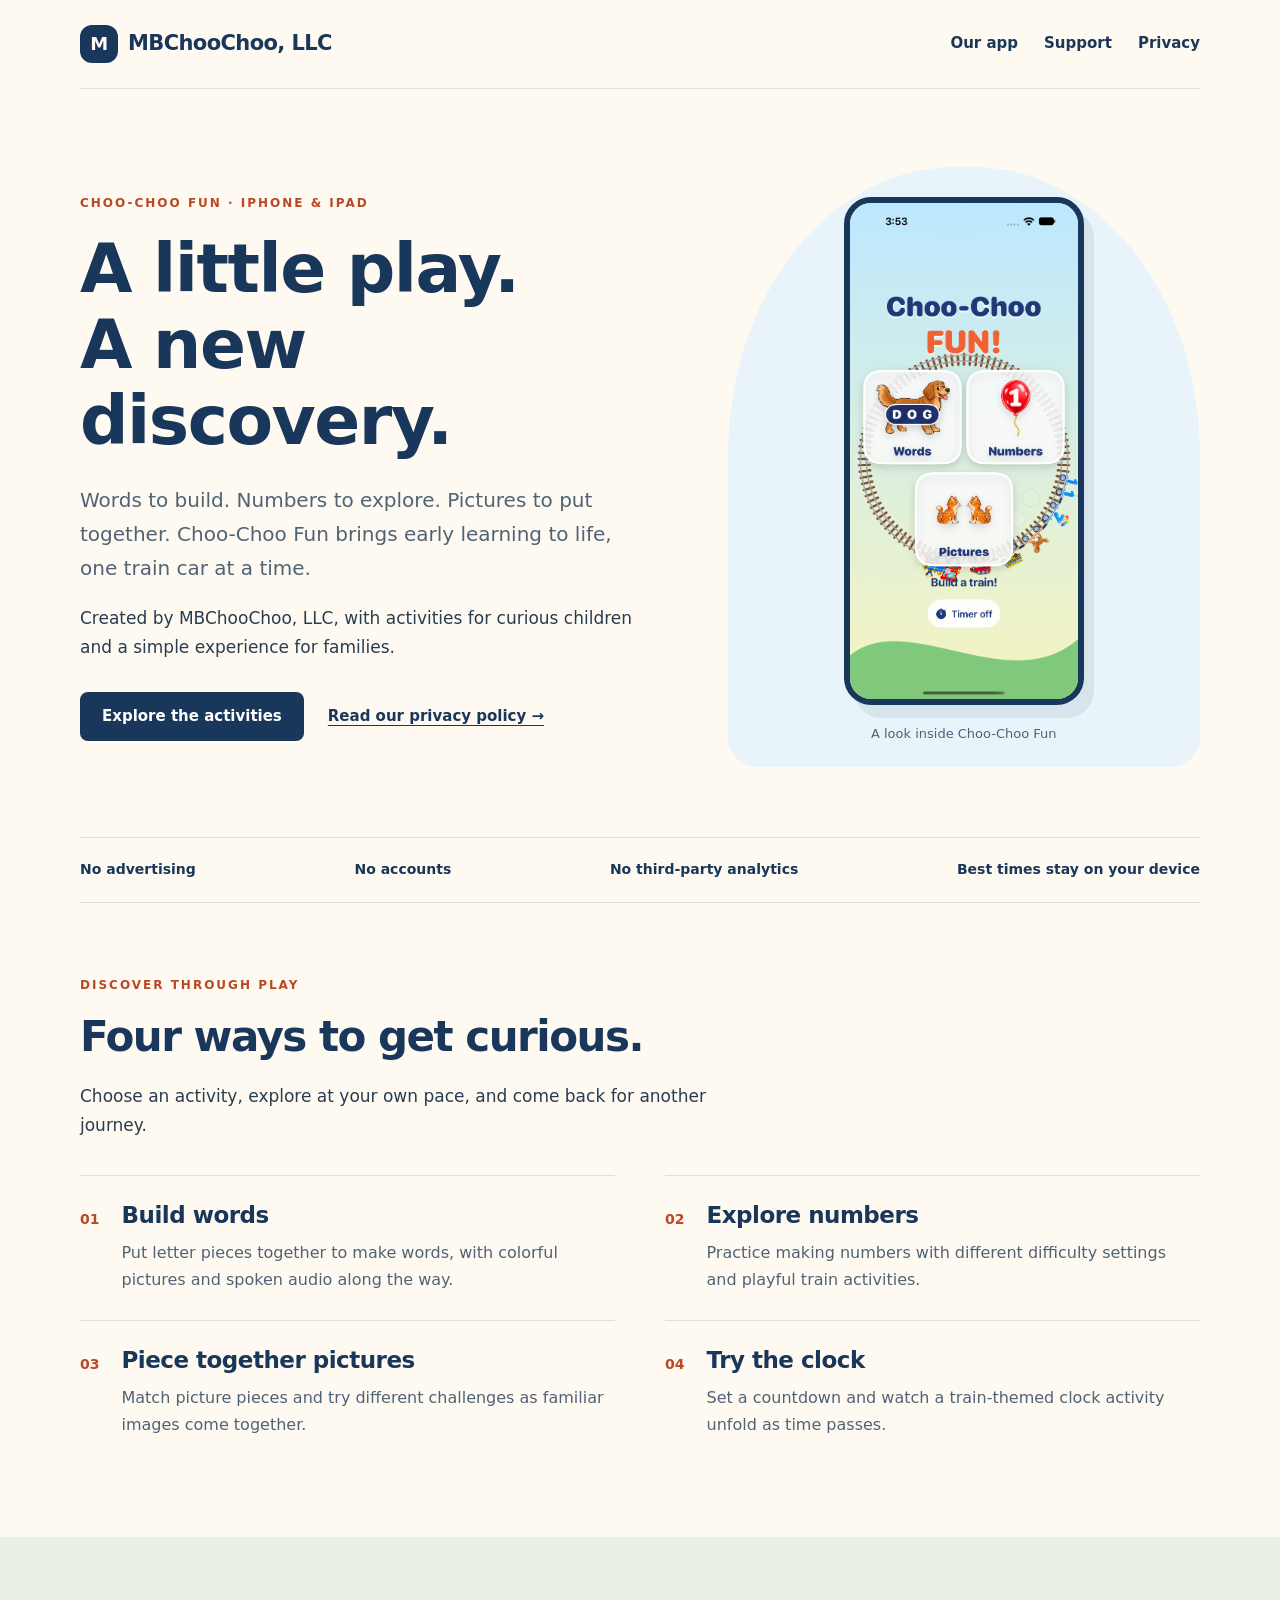
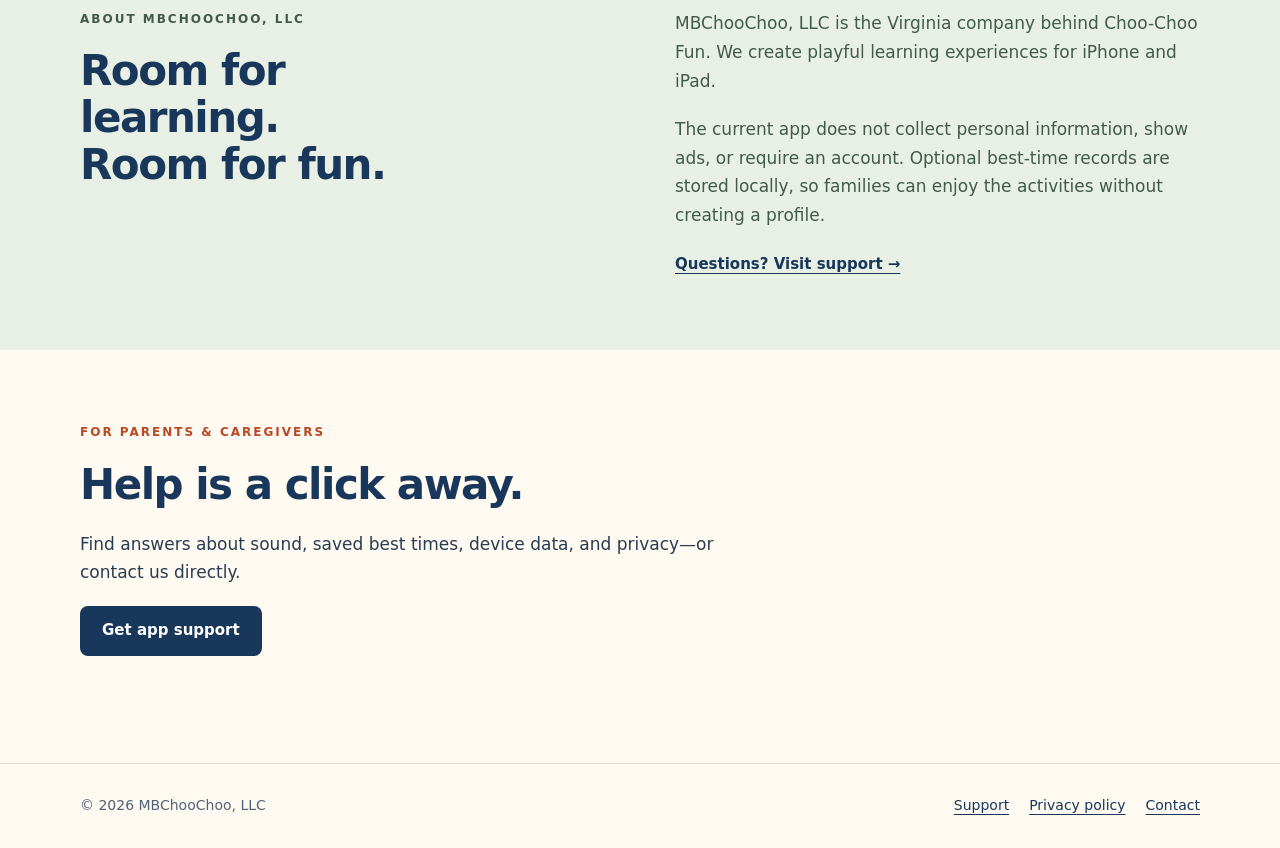
<file: index.html>
<!doctype html>
<html lang="en">
<head>
  <meta charset="utf-8"><meta name="viewport" content="width=device-width, initial-scale=1">
  <title>MBChooChoo, LLC · Choo-Choo Fun</title>
  <meta name="description" content="Meet Choo-Choo Fun, an iPhone and iPad learning app from MBChooChoo, LLC with word, number, picture, and clock activities.">
  <meta name="theme-color" content="#19375a"><link rel="stylesheet" href="styles.css">
</head>
<body>
<a class="skip" href="#main">Skip to content</a>
<header><div class="wrap"><a class="brand" href="./"><span class="brand-mark" aria-hidden="true">M</span>MBChooChoo, LLC</a><nav aria-label="Main navigation"><a href="#app">Our app</a><a href="support.html">Support</a><a href="privacy.html">Privacy</a></nav></div></header>
<main id="main">
  <section class="hero wrap" id="app">
    <div><p class="eyebrow">Choo-Choo Fun · iPhone &amp; iPad</p><h1>A little play.<br>A new discovery.</h1><p class="intro">Words to build. Numbers to explore. Pictures to put together. Choo-Choo Fun brings early learning to life, one train car at a time.</p><p>Created by MBChooChoo, LLC, with activities for curious children and a simple experience for families.</p><div class="actions"><a class="button" href="#activities">Explore the activities</a><a class="text-link" href="privacy.html">Read our privacy policy →</a></div></div>
    <div class="hero-art"><figure><img src="assets/app-preview.png" alt="Choo-Choo Fun app home screen with Words, Numbers, and Pictures activities" width="1206" height="2622"><figcaption>A look inside Choo-Choo Fun</figcaption></figure></div>
  </section>
  <div class="wrap strip" aria-label="App privacy features"><span>No advertising</span><span>No accounts</span><span>No third-party analytics</span><span>Best times stay on your device</span></div>
  <section class="section wrap" id="activities"><div class="section-top"><p class="eyebrow">Discover through play</p><h2>Four ways to get curious.</h2><p>Choose an activity, explore at your own pace, and come back for another journey.</p></div><div class="activities">
    <article class="activity"><span class="number" aria-hidden="true">01</span><div><h3>Build words</h3><p>Put letter pieces together to make words, with colorful pictures and spoken audio along the way.</p></div></article>
    <article class="activity"><span class="number" aria-hidden="true">02</span><div><h3>Explore numbers</h3><p>Practice making numbers with different difficulty settings and playful train activities.</p></div></article>
    <article class="activity"><span class="number" aria-hidden="true">03</span><div><h3>Piece together pictures</h3><p>Match picture pieces and try different challenges as familiar images come together.</p></div></article>
    <article class="activity"><span class="number" aria-hidden="true">04</span><div><h3>Try the clock</h3><p>Set a countdown and watch a train-themed clock activity unfold as time passes.</p></div></article>
  </div></section>
  <section class="about section"><div class="wrap about-grid"><div><p class="eyebrow">About MBChooChoo, LLC</p><h2>Room for learning.<br>Room for fun.</h2></div><div><p>MBChooChoo, LLC is the Virginia company behind Choo-Choo Fun. We create playful learning experiences for iPhone and iPad.</p><p>The current app does not collect personal information, show ads, or require an account. Optional best-time records are stored locally, so families can enjoy the activities without creating a profile.</p><a class="text-link" href="support.html">Questions? Visit support →</a></div></div></section>
  <section class="section wrap"><div class="section-top"><p class="eyebrow">For parents &amp; caregivers</p><h2>Help is a click away.</h2><p>Find answers about sound, saved best times, device data, and privacy—or contact us directly.</p><a class="button" href="support.html">Get app support</a></div></section>
</main>
<footer><div class="wrap"><p>© 2026 MBChooChoo, LLC</p><div><a href="support.html">Support</a><a href="privacy.html">Privacy policy</a><a href="mailto:info@mbchoochoo.com">Contact</a></div></div></footer>
</body></html>
</file>
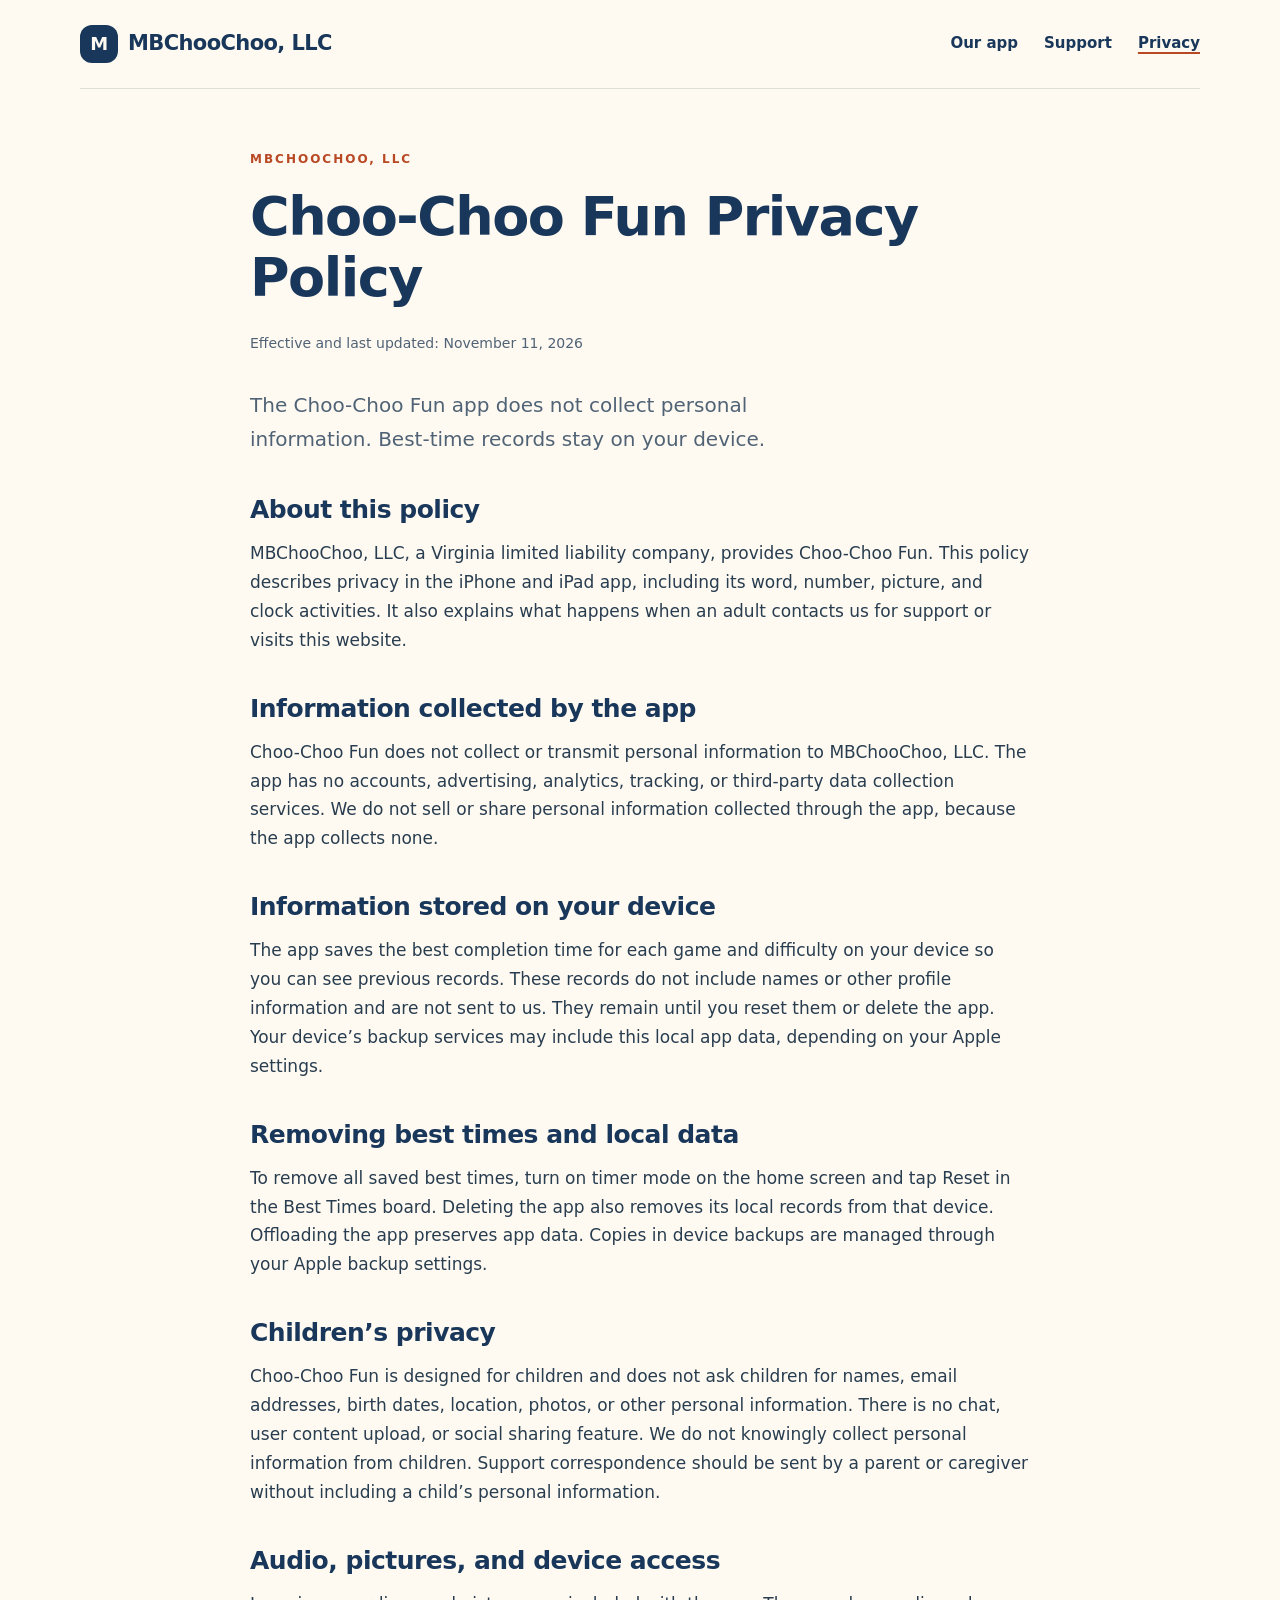
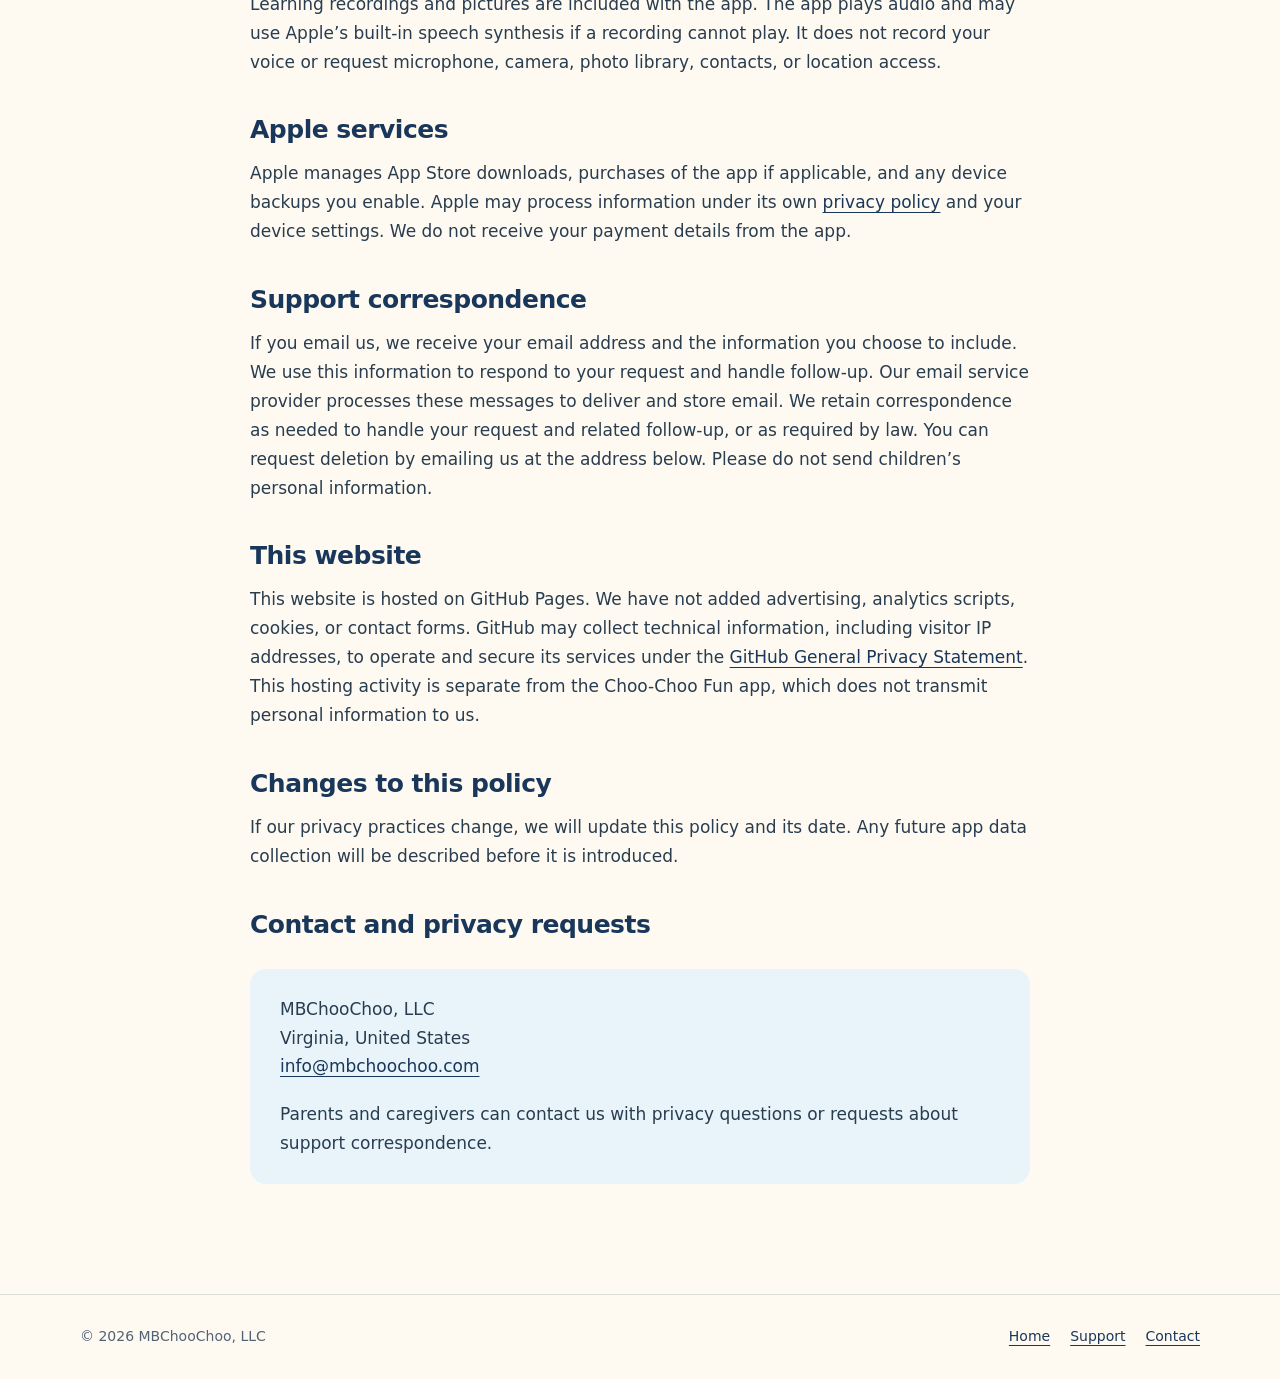
<file: privacy.html>
<!doctype html>
<html lang="en"><head><meta charset="utf-8"><meta name="viewport" content="width=device-width, initial-scale=1"><title>Choo-Choo Fun Privacy Policy · MBChooChoo, LLC</title><meta name="description" content="Privacy policy for the Choo-Choo Fun iPhone and iPad app, support correspondence, and the MBChooChoo, LLC website."><link rel="stylesheet" href="styles.css"></head>
<body><a class="skip" href="#main">Skip to content</a><header><div class="wrap"><a class="brand" href="./"><span class="brand-mark" aria-hidden="true">M</span>MBChooChoo, LLC</a><nav aria-label="Main navigation"><a href="index.html#app">Our app</a><a href="support.html">Support</a><a href="privacy.html" aria-current="page">Privacy</a></nav></div></header>
<main id="main" class="wrap document"><p class="eyebrow">MBChooChoo, LLC</p><h1>Choo-Choo Fun Privacy Policy</h1><p class="meta">Effective and last updated: November 11, 2026</p><p class="intro">The Choo-Choo Fun app does not collect personal information. Best-time records stay on your device.</p>
<h2>About this policy</h2><p>MBChooChoo, LLC, a Virginia limited liability company, provides Choo-Choo Fun. This policy describes privacy in the iPhone and iPad app, including its word, number, picture, and clock activities. It also explains what happens when an adult contacts us for support or visits this website.</p>
<h2>Information collected by the app</h2><p>Choo-Choo Fun does not collect or transmit personal information to MBChooChoo, LLC. The app has no accounts, advertising, analytics, tracking, or third-party data collection services. We do not sell or share personal information collected through the app, because the app collects none.</p>
<h2>Information stored on your device</h2><p>The app saves the best completion time for each game and difficulty on your device so you can see previous records. These records do not include names or other profile information and are not sent to us. They remain until you reset them or delete the app. Your device’s backup services may include this local app data, depending on your Apple settings.</p>
<h2>Removing best times and local data</h2><p>To remove all saved best times, turn on timer mode on the home screen and tap Reset in the Best Times board. Deleting the app also removes its local records from that device. Offloading the app preserves app data. Copies in device backups are managed through your Apple backup settings.</p>
<h2>Children’s privacy</h2><p>Choo-Choo Fun is designed for children and does not ask children for names, email addresses, birth dates, location, photos, or other personal information. There is no chat, user content upload, or social sharing feature. We do not knowingly collect personal information from children. Support correspondence should be sent by a parent or caregiver without including a child’s personal information.</p>
<h2>Audio, pictures, and device access</h2><p>Learning recordings and pictures are included with the app. The app plays audio and may use Apple’s built-in speech synthesis if a recording cannot play. It does not record your voice or request microphone, camera, photo library, contacts, or location access.</p>
<h2>Apple services</h2><p>Apple manages App Store downloads, purchases of the app if applicable, and any device backups you enable. Apple may process information under its own <a href="https://www.apple.com/legal/privacy/">privacy policy</a> and your device settings. We do not receive your payment details from the app.</p>
<h2>Support correspondence</h2><p>If you email us, we receive your email address and the information you choose to include. We use this information to respond to your request and handle follow-up. Our email service provider processes these messages to deliver and store email. We retain correspondence as needed to handle your request and related follow-up, or as required by law. You can request deletion by emailing us at the address below. Please do not send children’s personal information.</p>
<h2>This website</h2><p>This website is hosted on GitHub Pages. We have not added advertising, analytics scripts, cookies, or contact forms. GitHub may collect technical information, including visitor IP addresses, to operate and secure its services under the <a href="https://docs.github.com/en/site-policy/privacy-policies/github-general-privacy-statement">GitHub General Privacy Statement</a>. This hosting activity is separate from the Choo-Choo Fun app, which does not transmit personal information to us.</p>
<h2>Changes to this policy</h2><p>If our privacy practices change, we will update this policy and its date. Any future app data collection will be described before it is introduced.</p>
<h2>Contact and privacy requests</h2><div class="contact-box"><p>MBChooChoo, LLC<br>Virginia, United States<br><a href="mailto:info@mbchoochoo.com?subject=Privacy%20Question">info@mbchoochoo.com</a></p><p>Parents and caregivers can contact us with privacy questions or requests about support correspondence.</p></div>
</main><footer><div class="wrap"><p>© 2026 MBChooChoo, LLC</p><div><a href="./">Home</a><a href="support.html">Support</a><a href="mailto:info@mbchoochoo.com">Contact</a></div></div></footer></body></html>
</file>
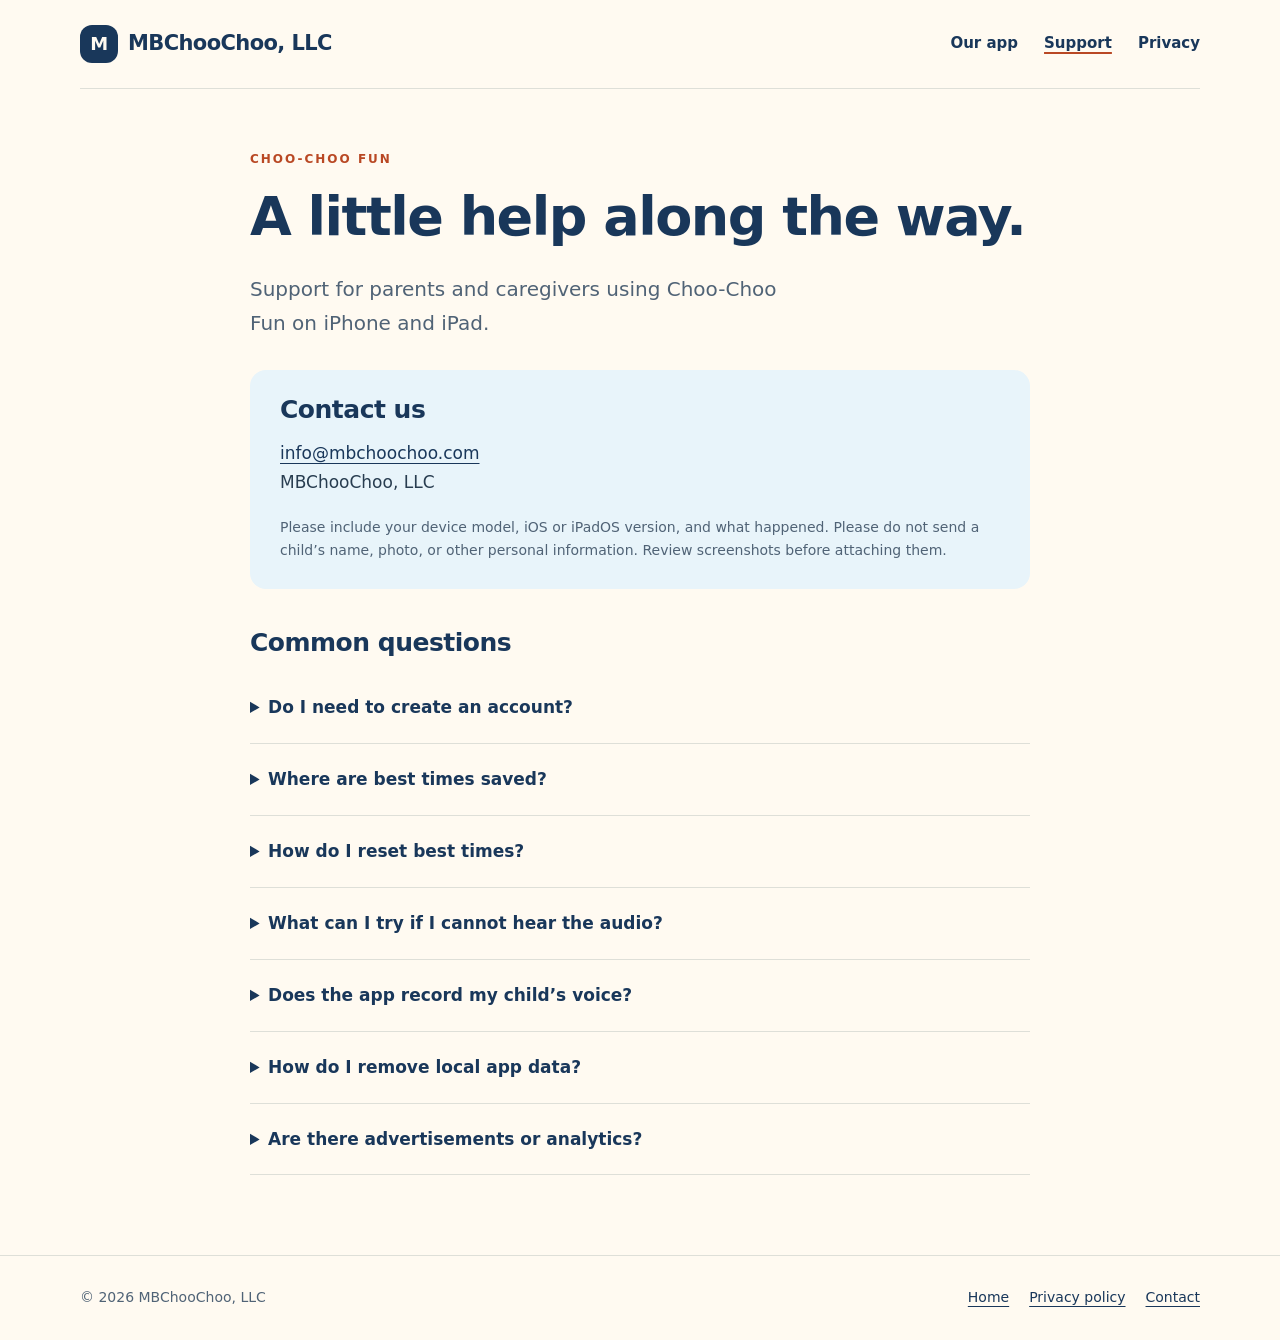
<file: support.html>
<!doctype html>
<html lang="en"><head><meta charset="utf-8"><meta name="viewport" content="width=device-width, initial-scale=1"><title>Choo-Choo Fun Support · MBChooChoo, LLC</title><meta name="description" content="Get help with Choo-Choo Fun for iPhone and iPad. Contact MBChooChoo, LLC and find answers about audio, best times, and privacy."><link rel="stylesheet" href="styles.css"></head>
<body><a class="skip" href="#main">Skip to content</a><header><div class="wrap"><a class="brand" href="./"><span class="brand-mark" aria-hidden="true">M</span>MBChooChoo, LLC</a><nav aria-label="Main navigation"><a href="index.html#app">Our app</a><a href="support.html" aria-current="page">Support</a><a href="privacy.html">Privacy</a></nav></div></header>
<main id="main" class="wrap document"><p class="eyebrow">Choo-Choo Fun</p><h1>A little help along the way.</h1><p class="intro">Support for parents and caregivers using Choo-Choo Fun on iPhone and iPad.</p><div class="contact-box"><h2 style="margin-top:0">Contact us</h2><p><a href="mailto:info@mbchoochoo.com?subject=Choo-Choo%20Fun%20Support">info@mbchoochoo.com</a><br>MBChooChoo, LLC</p><p class="small">Please include your device model, iOS or iPadOS version, and what happened. Please do not send a child’s name, photo, or other personal information. Review screenshots before attaching them.</p></div>
<h2>Common questions</h2>
<details><summary>Do I need to create an account?</summary><p>No. Choo-Choo Fun has no accounts or sign-in. There is no profile to set up or account to delete.</p></details>
<details><summary>Where are best times saved?</summary><p>Best completion times are saved locally on your device, separately for each game and difficulty. They are not sent to MBChooChoo, LLC. Device backups may include this data depending on your Apple settings.</p></details>
<details><summary>How do I reset best times?</summary><p>On the app’s home screen, turn on timer mode, then tap Reset in the Best Times board. This removes the saved best times for all games and difficulties on that device.</p></details>
<details><summary>What can I try if I cannot hear the audio?</summary><p>Turn up your device’s media volume and check whether audio is playing through connected Bluetooth headphones or speakers. Close and reopen the app if needed. The app uses included recordings and may fall back to Apple’s built-in speech synthesis.</p></details>
<details><summary>Does the app record my child’s voice?</summary><p>No. Choo-Choo Fun plays audio; it does not record audio or request microphone access. It also does not request camera, photo library, contacts, or location access.</p></details>
<details><summary>How do I remove local app data?</summary><p>Reset best times within the app, or delete the app to remove its local records from that device. Offloading the app preserves its data. Manage any backup copies through your Apple backup settings.</p></details>
<details><summary>Are there advertisements or analytics?</summary><p>The current app has no advertising, analytics, tracking, or third-party data collection services. See the <a href="privacy.html">privacy policy</a> for details about the app, support email, and this website.</p></details>
</main><footer><div class="wrap"><p>© 2026 MBChooChoo, LLC</p><div><a href="./">Home</a><a href="privacy.html">Privacy policy</a><a href="mailto:info@mbchoochoo.com">Contact</a></div></div></footer></body></html>
</file>
<file: styles.css>
:root{--navy:#19375a;--ink:#283d50;--muted:#506376;--cream:#fffaf1;--orange:#b94824;--line:#dedfd8;--blue:#e8f4fa;--green:#e8efe4}*{box-sizing:border-box}html{scroll-behavior:smooth}body{margin:0;background:var(--cream);color:var(--ink);font-family:ui-sans-serif,system-ui,-apple-system,BlinkMacSystemFont,"Segoe UI",sans-serif;font-size:17px;line-height:1.7}a{color:var(--navy);text-underline-offset:4px}a:hover{color:var(--orange)}a:focus-visible,summary:focus-visible{outline:3px solid var(--orange);outline-offset:5px}.skip{position:absolute;top:-80px;left:16px;background:white;padding:12px;z-index:5}.skip:focus{top:8px}.wrap{width:min(1120px,calc(100% - 48px));margin:auto}header .wrap{display:flex;align-items:center;justify-content:space-between;gap:24px;padding-block:25px;border-bottom:1px solid var(--line)}.brand{font-weight:800;letter-spacing:-.6px;font-size:21px;text-decoration:none;display:flex;gap:10px;align-items:center}.brand-mark{display:inline-grid;place-items:center;background:var(--navy);color:var(--cream);height:38px;width:38px;border-radius:12px;font-size:18px}nav{display:flex;gap:26px;flex-wrap:wrap}nav a{font-size:15px;text-decoration:none;font-weight:600}nav a[aria-current=page]{text-decoration:underline;text-decoration-color:var(--orange);text-decoration-thickness:2px}.hero{display:grid;grid-template-columns:1.1fr .9fr;gap:70px;align-items:center;padding-block:78px 70px}.eyebrow{font-weight:750;letter-spacing:2px;text-transform:uppercase;color:var(--orange);font-size:12px;margin:0 0 18px}h1,h2,h3{color:var(--navy);line-height:1.12;letter-spacing:-1.5px}h1{font-size:clamp(42px,5.3vw,68px);margin:0 0 24px;font-weight:800}h2{font-size:clamp(29px,3.5vw,42px);margin:0 0 22px}h3{font-size:23px;letter-spacing:-.5px;margin:0 0 10px}p{margin:0 0 19px}.intro{font-size:20px;color:var(--muted);max-width:560px}.button{display:inline-block;background:var(--navy);color:white;border-radius:8px;padding:12px 22px;font-weight:700;text-decoration:none;font-size:15px}.button:hover{background:#294f77;color:white}.text-link{font-size:15px;font-weight:700}.actions{display:flex;align-items:center;gap:24px;margin-top:30px;flex-wrap:wrap}.hero-art{background:var(--blue);border-radius:48% 48% 30px 30px;padding:30px 35px 22px;text-align:center;position:relative}.hero-art img{display:block;width:min(100%,240px);height:auto;margin:auto;border:6px solid var(--navy);border-radius:27px;box-shadow:10px 13px 0 #18365715}.hero-art figcaption{font-size:13px;color:var(--muted);margin-top:18px}.hero-art figure{margin:0}.strip{display:flex;justify-content:space-between;gap:20px;padding:20px 0;border-block:1px solid var(--line);font-size:14px;font-weight:650;color:var(--navy)}.section{padding-block:72px}.section-top{max-width:670px;margin-bottom:35px}.activities{display:grid;grid-template-columns:1fr 1fr;gap:0 50px}.activity{display:flex;gap:22px;padding:27px 0;border-top:1px solid var(--line)}.number{font-size:14px;color:var(--orange);font-weight:800;padding-top:5px}.activity p{margin:0;color:var(--muted);font-size:16px}.about{background:var(--green)}.about-grid{display:grid;grid-template-columns:1fr 1fr;gap:70px}.about p{color:#425a4a}.about h2{max-width:410px}.notice{border-left:3px solid var(--orange);padding-left:20px;font-size:15px;color:var(--muted)}footer{border-top:1px solid var(--line);padding-block:30px;font-size:14px;color:var(--muted)}footer .wrap{display:flex;justify-content:space-between;gap:20px;flex-wrap:wrap}footer p{margin:0}footer a{margin-left:20px}.document{max-width:780px;padding-block:60px 80px}.document h1{font-size:clamp(38px,5vw,54px)}.document h2{font-size:25px;letter-spacing:-.5px;margin:40px 0 15px}.document h3{font-size:20px}.document ul{padding-left:23px}.document li{margin-block:8px}.meta{color:var(--muted);font-size:14px;margin-bottom:32px}.contact-box{background:var(--blue);border-radius:16px;padding:26px 30px;margin:30px 0;overflow-wrap:anywhere}.contact-box p:last-child{margin-bottom:0}details{padding:21px 0;border-bottom:1px solid var(--line)}summary{font-weight:700;cursor:pointer;color:var(--navy)}details p{margin:15px 0 0;color:var(--muted)}.small{font-size:14px;color:var(--muted)}@media(max-width:760px){.wrap{width:calc(100% - 36px)}header .wrap{align-items:flex-start;flex-direction:column;gap:15px;padding-block:20px}.brand{font-size:20px}nav{gap:24px}.hero{grid-template-columns:1fr;gap:35px;padding-block:44px}.hero-art{padding-block:25px;max-width:410px;width:100%;margin:auto}.hero-art img{max-width:195px}.strip{flex-wrap:wrap;justify-content:flex-start;gap:12px 26px}.activities,.about-grid{grid-template-columns:1fr;gap:0}.section{padding-block:48px}.about-grid{gap:12px}footer a{margin:0 20px 0 0}.document{padding-block:40px 60px}.intro{font-size:18px}.contact-box{padding:22px}}@media(prefers-reduced-motion:reduce){html{scroll-behavior:auto}}
</file>
